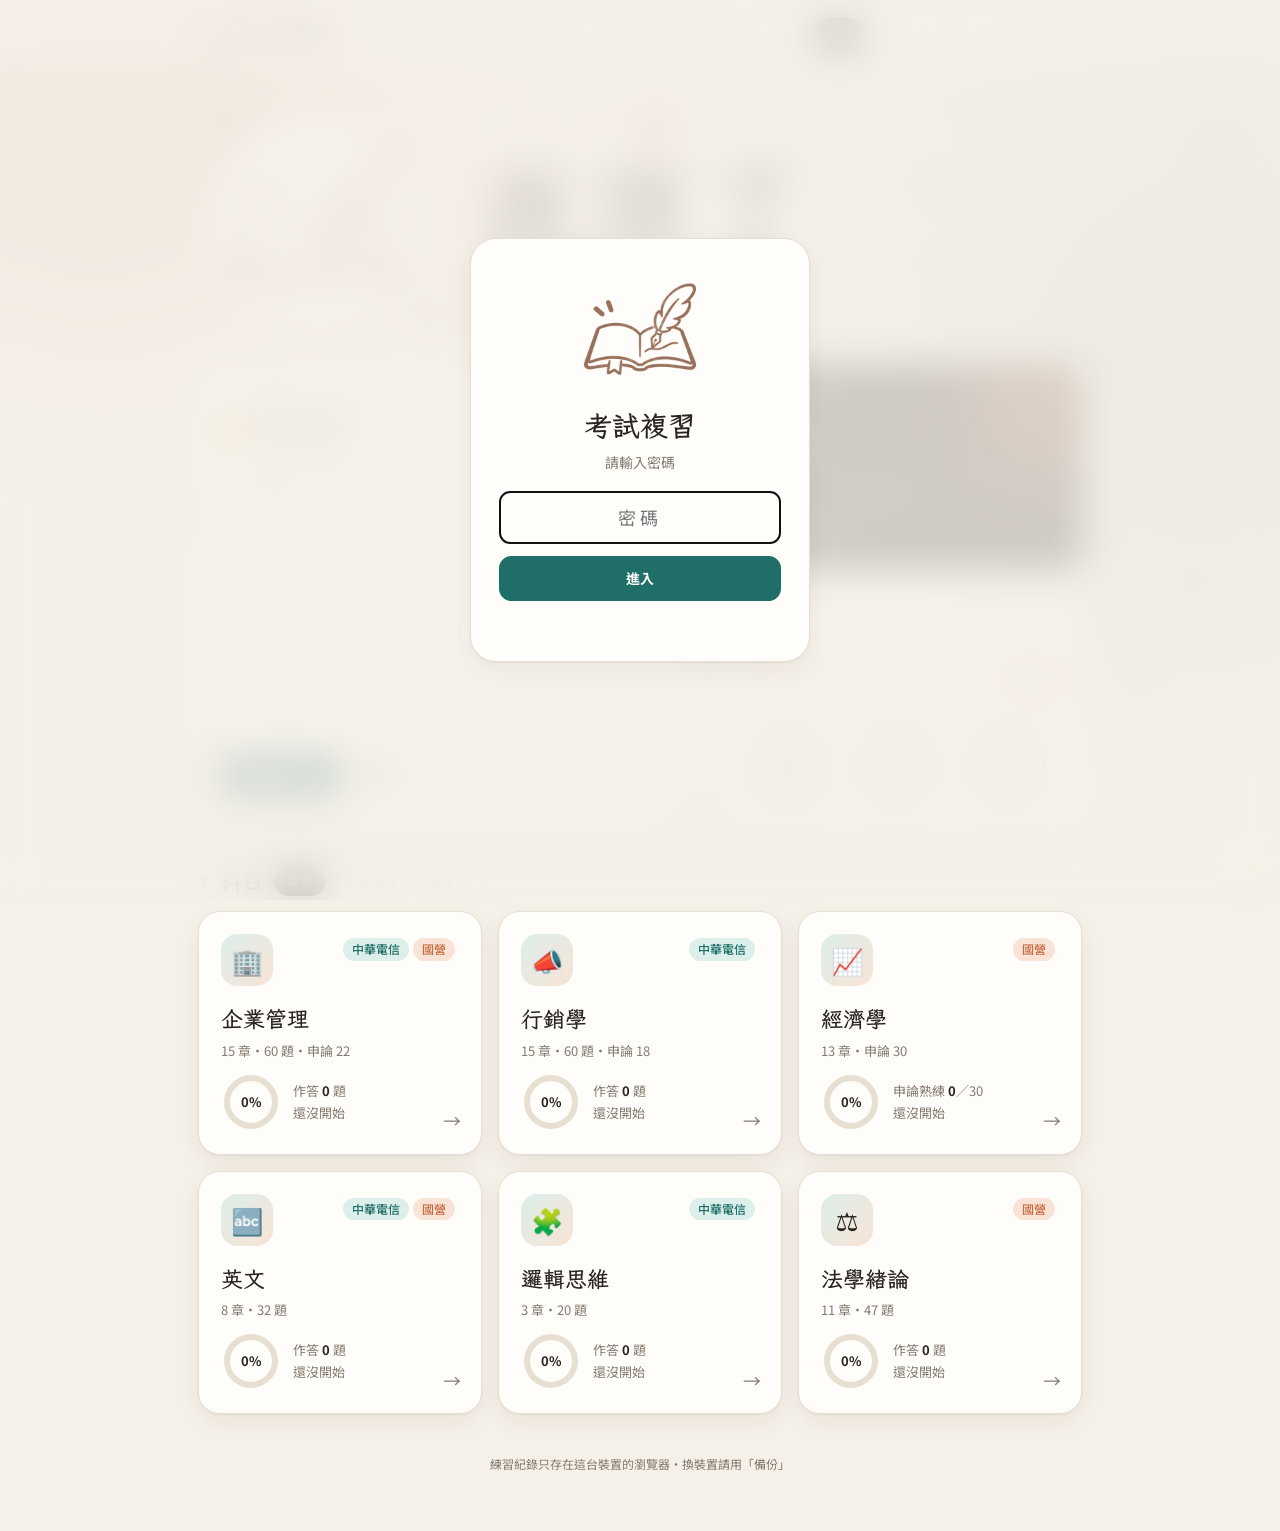
<file: index.html>
<!DOCTYPE html><html lang="zh-Hant"><head><meta charset="utf-8"><meta name="viewport" content="width=device-width,initial-scale=1">
<title>考試複習</title>
<link rel="preconnect" href="https://fonts.googleapis.com">
<link href="https://fonts.googleapis.com/css2?family=LXGW+WenKai+TC:wght@400;700&family=Noto+Sans+TC:wght@400;500;700&display=swap" rel="stylesheet">
<link rel="icon" type="image/png" sizes="32x32" href="favicon-32.png"><link rel="icon" type="image/png" sizes="64x64" href="favicon.png"><link rel="icon" type="image/png" sizes="192x192" href="icon-192.png"><link rel="apple-touch-icon" href="apple-touch-icon.png"><meta name="theme-color" content="#f5f0e8">
<link rel="stylesheet" href="style.css?v=16"></head><body><div id="app"></div>
<script src="sync-config.js?v=16"></script>
<script src="core.js?v=16"></script>
<script src="sync.js?v=16"></script>
<script src="subjects.js?v=16"></script>
<script src="schedule.js?v=16"></script>
<script src="poems.js?v=16"></script>
<script src="portal.js?v=16"></script>
<script src="effects.js?v=16"></script>
</body></html>
</file>
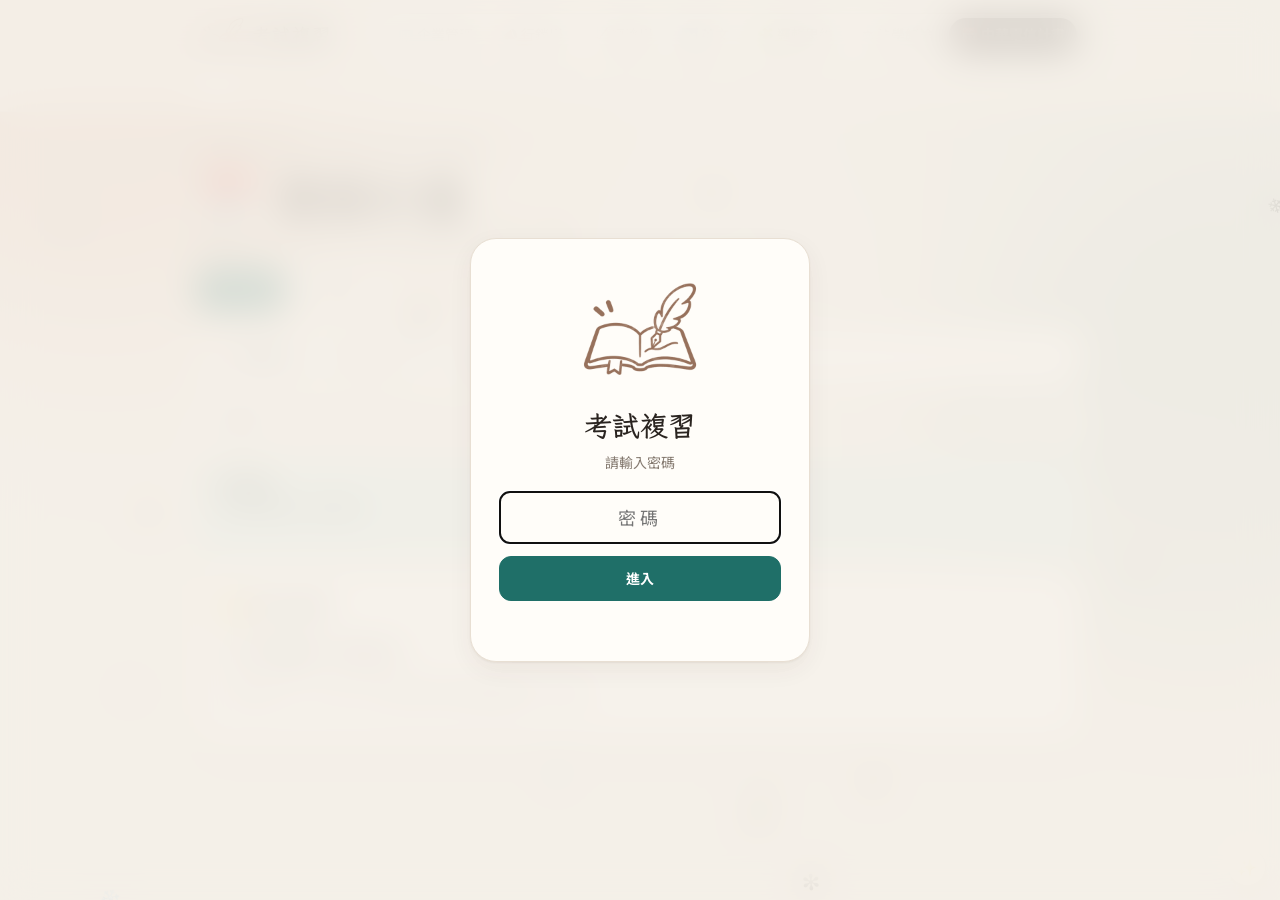
<file: cht.html>
<!DOCTYPE html><html lang="zh-Hant"><head><meta charset="utf-8"><meta name="viewport" content="width=device-width,initial-scale=1">
<title>考試複習</title>
<link rel="preconnect" href="https://fonts.googleapis.com">
<link href="https://fonts.googleapis.com/css2?family=LXGW+WenKai+TC:wght@400;700&family=Noto+Sans+TC:wght@400;500;700&display=swap" rel="stylesheet">
<link rel="icon" type="image/png" sizes="32x32" href="favicon-32.png"><link rel="icon" type="image/png" sizes="64x64" href="favicon.png"><link rel="icon" type="image/png" sizes="192x192" href="icon-192.png"><link rel="apple-touch-icon" href="apple-touch-icon.png"><meta name="theme-color" content="#f5f0e8">
<link rel="stylesheet" href="style.css?v=16"></head><body><div id="app"></div>
<script src="sync-config.js?v=16"></script>
<script src="core.js?v=16"></script>
<script src="sync.js?v=16"></script>
<script src="subjects.js?v=16"></script>
<script src="schedule.js?v=16"></script>
<script src="plan.js?v=16"></script>
<script src="effects.js?v=16"></script>
</body></html>
</file>
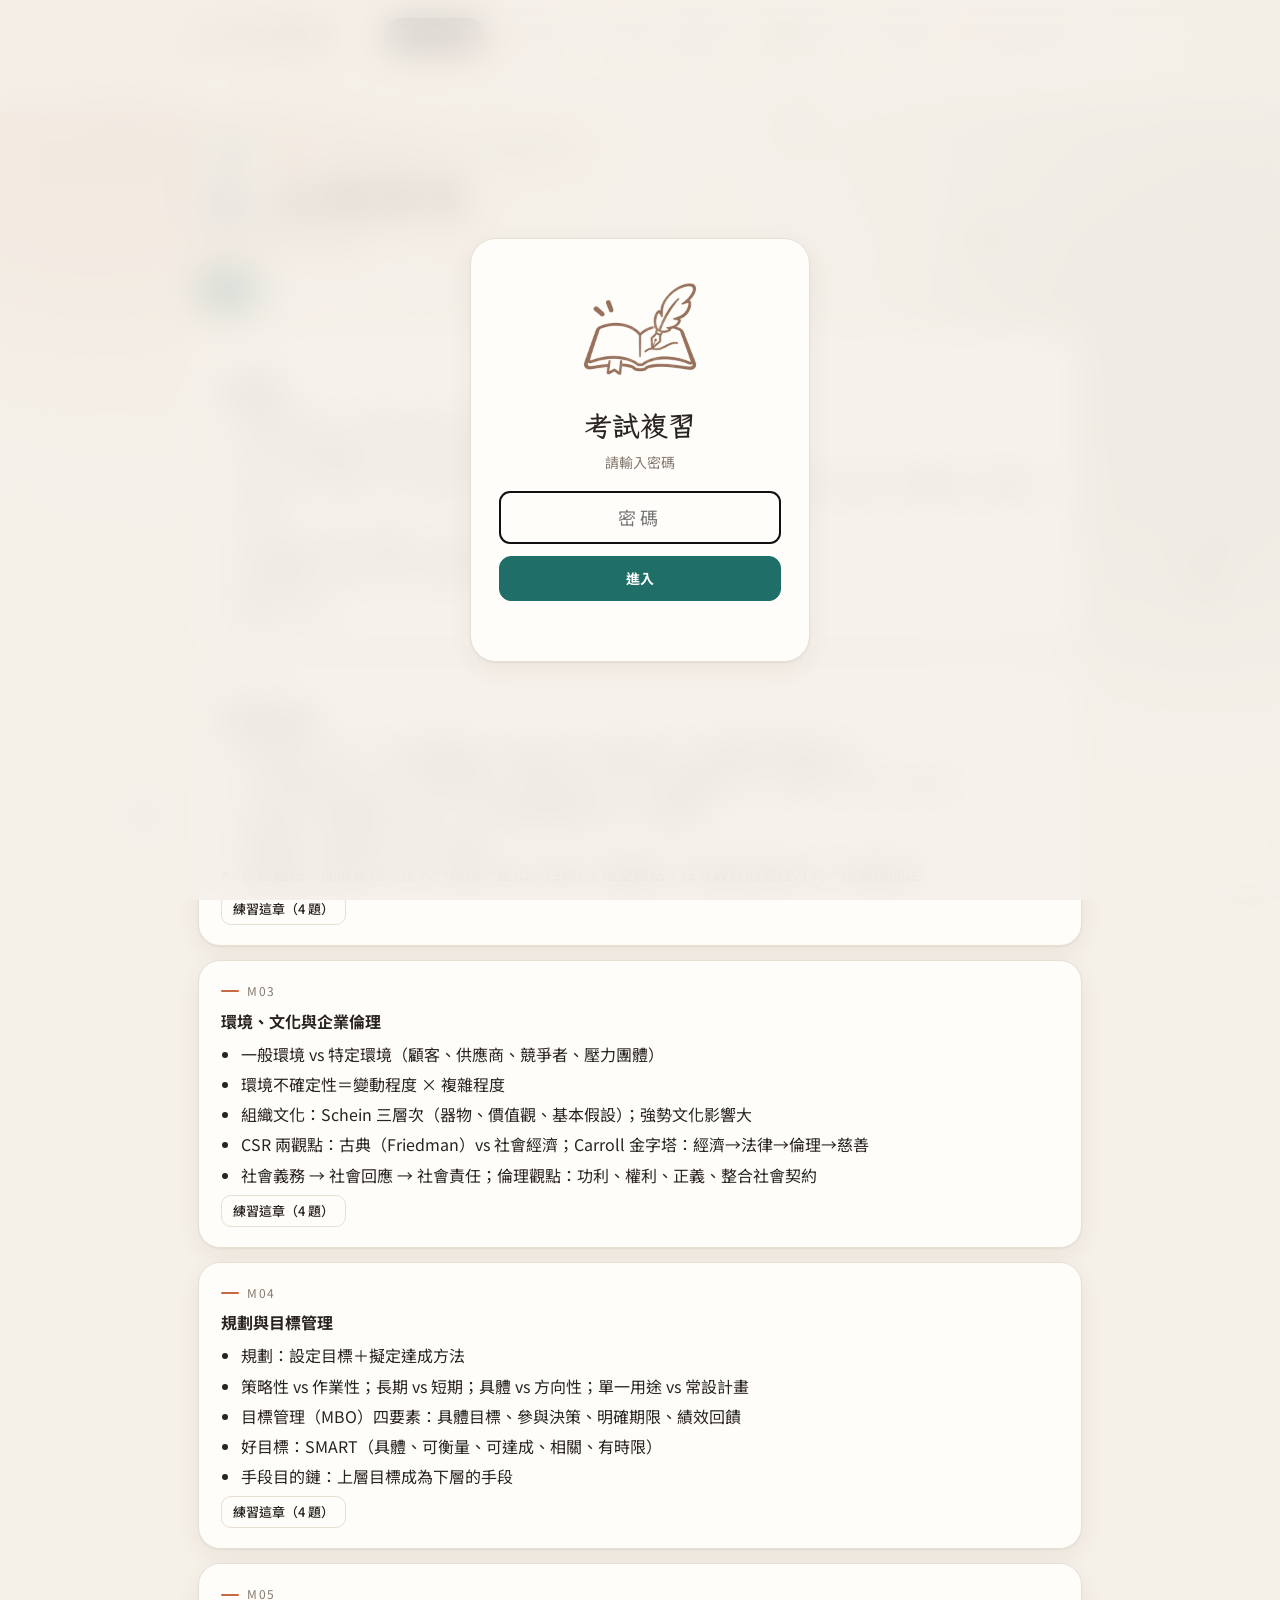
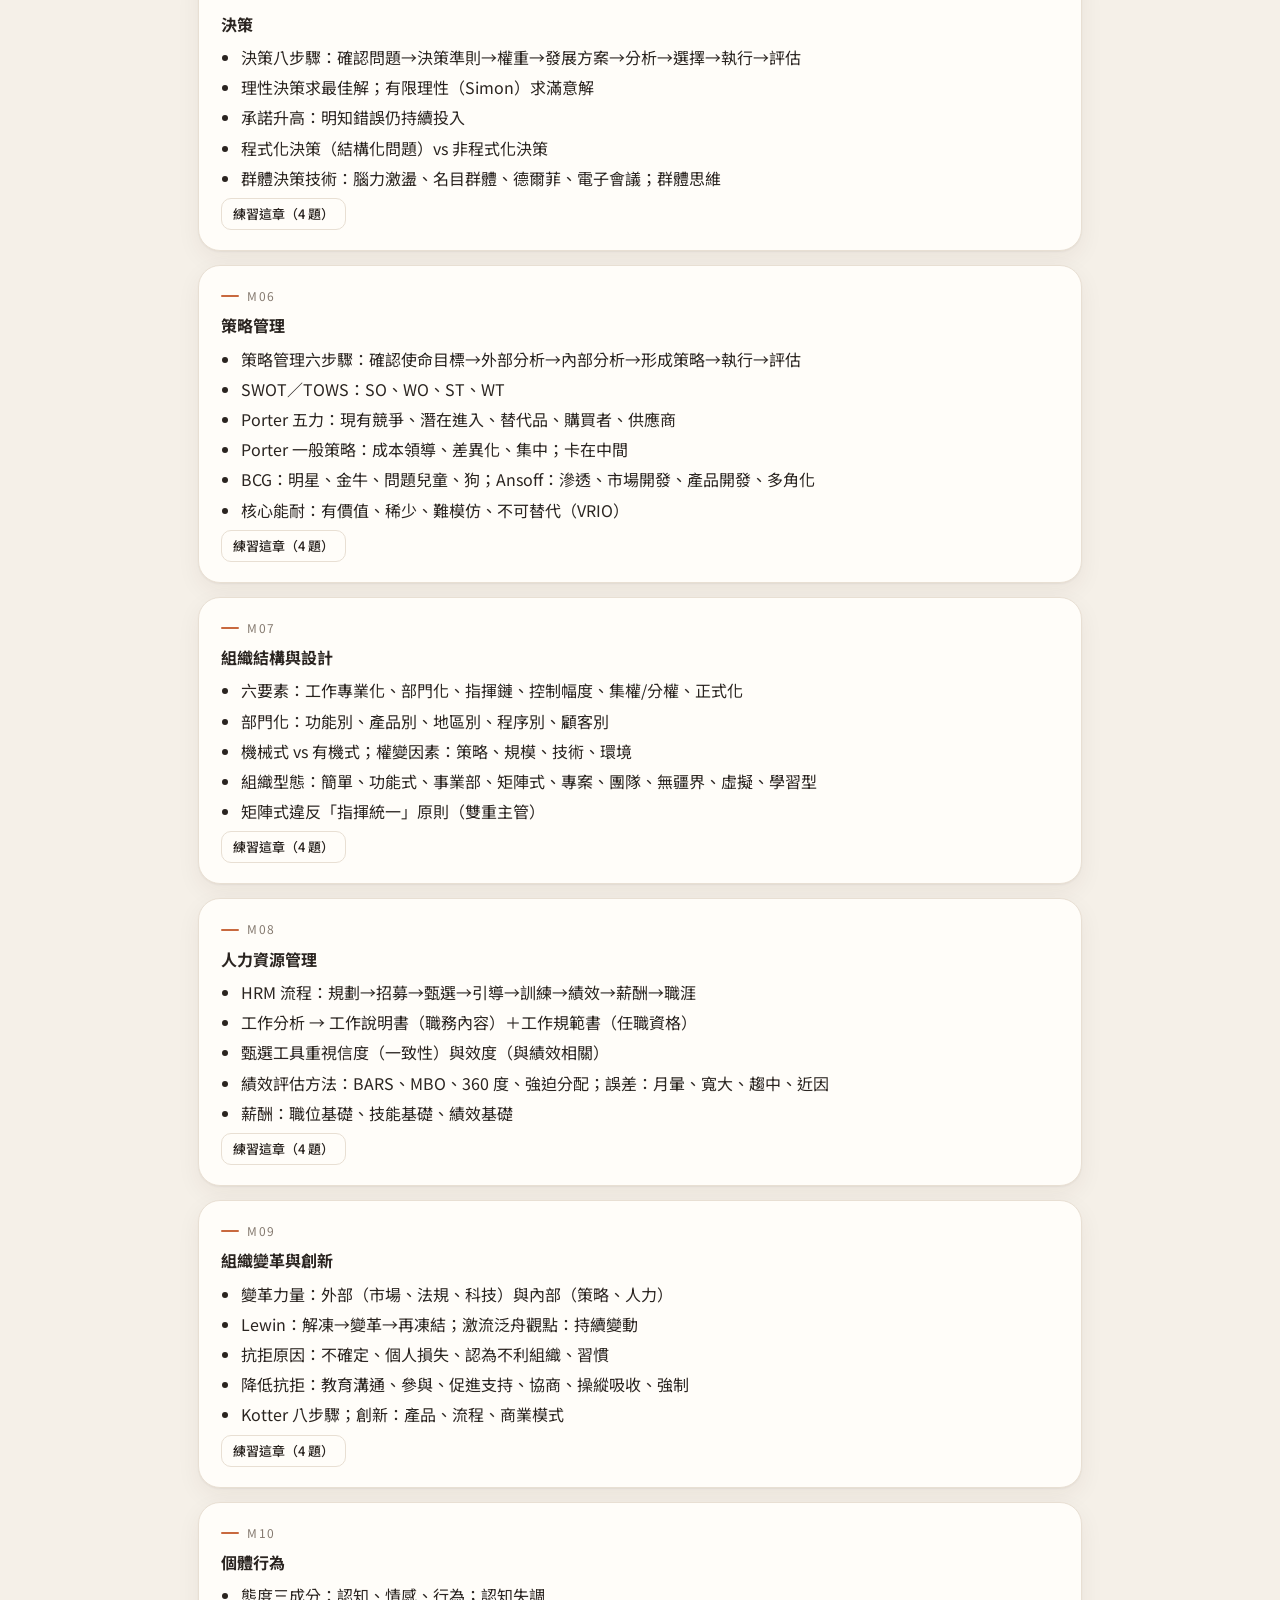
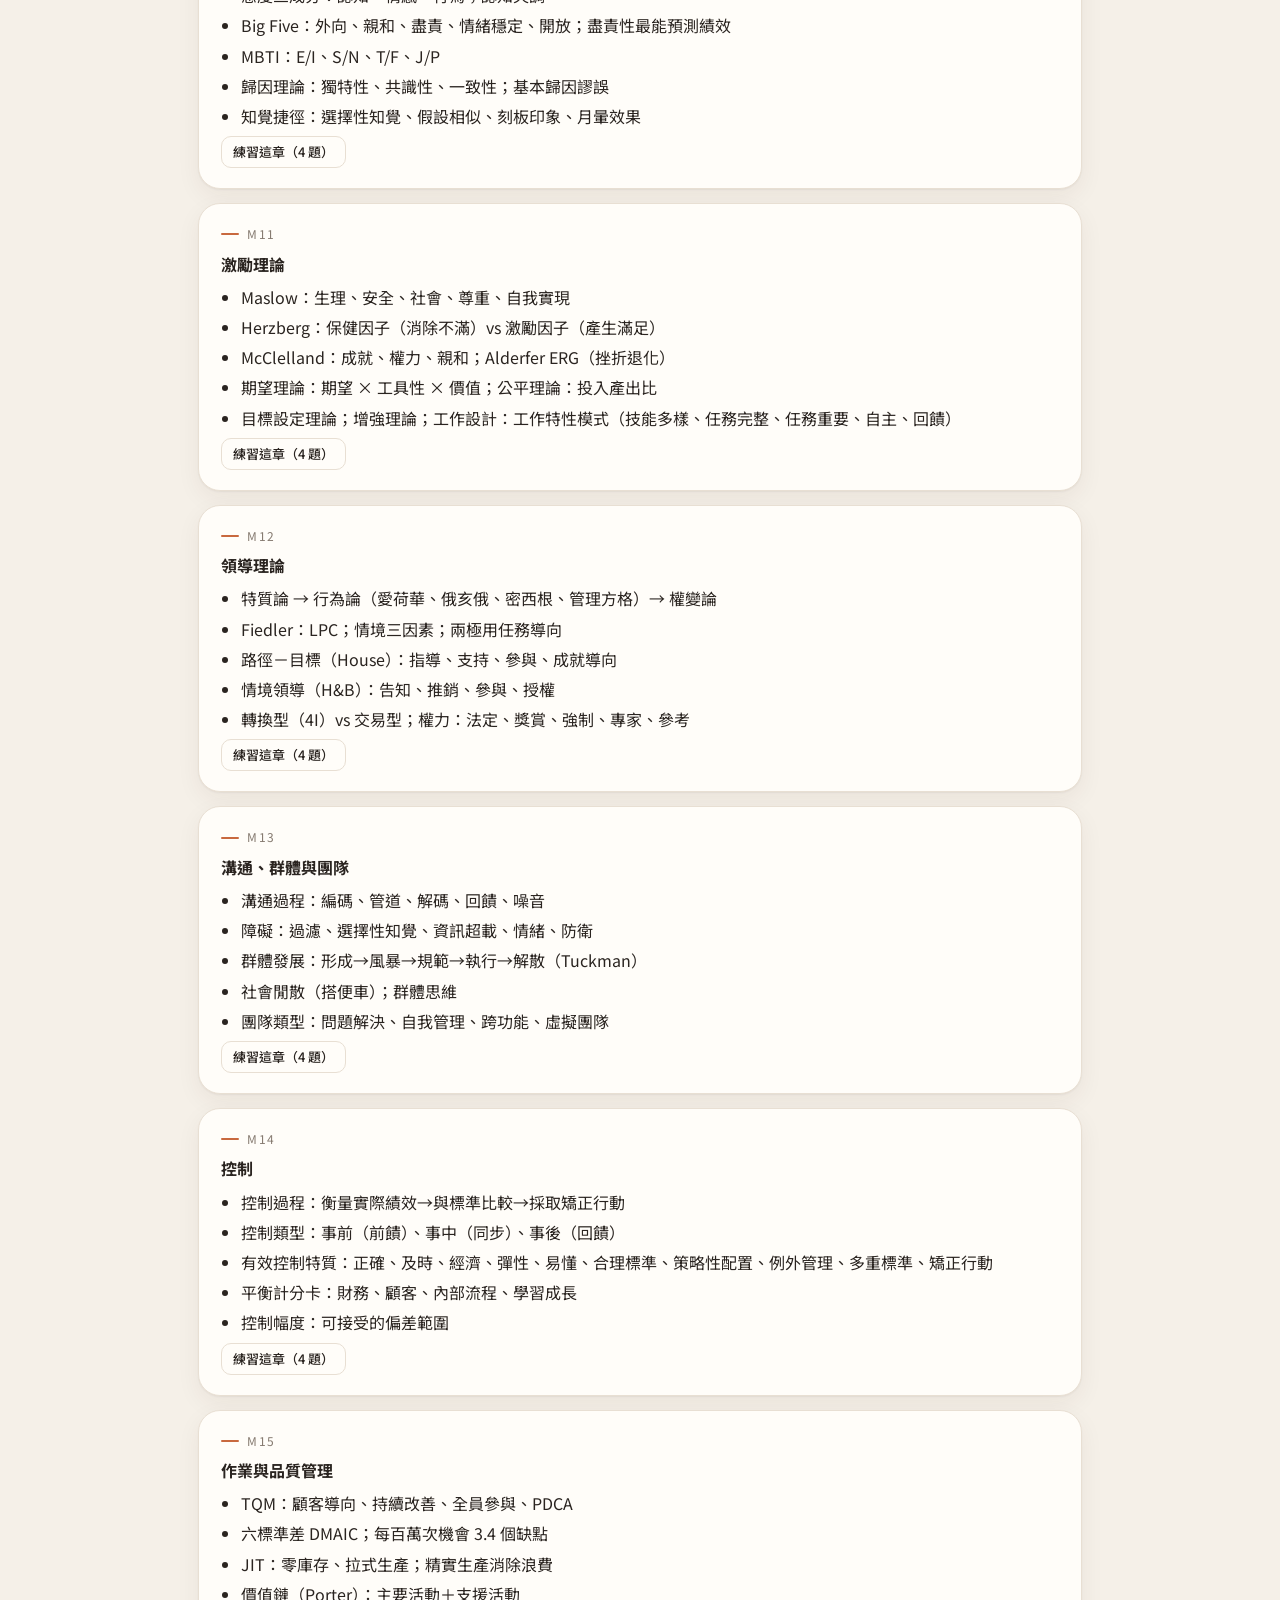
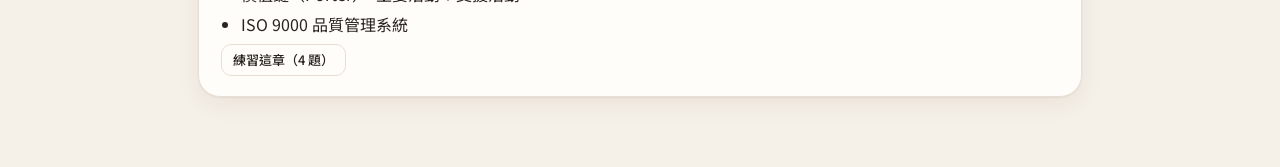
<file: subject.html>
<!DOCTYPE html><html lang="zh-Hant"><head><meta charset="utf-8"><meta name="viewport" content="width=device-width,initial-scale=1">
<title>考試複習</title>
<link rel="preconnect" href="https://fonts.googleapis.com">
<link href="https://fonts.googleapis.com/css2?family=LXGW+WenKai+TC:wght@400;700&family=Noto+Sans+TC:wght@400;500;700&display=swap" rel="stylesheet">
<link rel="icon" type="image/png" sizes="32x32" href="favicon-32.png"><link rel="icon" type="image/png" sizes="64x64" href="favicon.png"><link rel="icon" type="image/png" sizes="192x192" href="icon-192.png"><link rel="apple-touch-icon" href="apple-touch-icon.png"><meta name="theme-color" content="#f5f0e8">
<link rel="stylesheet" href="style.css?v=16"></head><body><div id="app"></div>
<script src="sync-config.js?v=16"></script>
<script src="core.js?v=16"></script>
<script src="sync.js?v=16"></script>
<script src="subjects.js?v=16"></script>

<script src="subject.js?v=16"></script>
<script src="effects.js?v=16"></script>
</body></html>
</file>
<file: style.css>
:root{--bg:#f5f0e8;--paper:#fffdf9;--ink:#2a2420;--muted:#857a70;--line:#e8dfd3;--acc:#1f6f68;--acc2:#dcefea;--warm:#c8693f;--warm2:#f8e3d6;--greent:#2f7d4f;--green:#dff1e5;--redt:#b4442f;--red:#fbe3dd;--yelt:#8a5a00;--yel:#fbf0cf;--shadow:0 1px 2px rgba(60,40,20,.06),0 8px 24px rgba(60,40,20,.06);--onacc:#fff}
@media (prefers-color-scheme:dark){:root{--bg:#181512;--paper:#221e1a;--ink:#efe8df;--muted:#a69a8e;--line:#352f29;--acc:#6cc4b8;--acc2:#1e3633;--warm:#e89566;--warm2:#3a2a20;--greent:#8fd6a7;--green:#1d3326;--redt:#f2a08f;--red:#3d2420;--yelt:#f2d27a;--yel:#3a3119;--shadow:0 1px 2px rgba(0,0,0,.3);--onacc:#10201e}}
*{box-sizing:border-box}
body{margin:0;background:var(--bg);color:var(--ink);font:16px/1.7 "Noto Sans TC",system-ui,sans-serif;
  background-image:radial-gradient(circle at 12% -10%,color-mix(in srgb,var(--warm) 14%,transparent) 0,transparent 42%),radial-gradient(circle at 100% 0,color-mix(in srgb,var(--acc) 12%,transparent) 0,transparent 38%);background-attachment:fixed}
#app,.wrap{max-width:920px;margin:auto;padding:0 18px 56px}
a{color:var(--acc)}
.top{display:flex;justify-content:space-between;align-items:center;gap:12px;padding:16px 0 6px;flex-wrap:wrap}
.brand{font-family:"LXGW WenKai TC","Noto Sans TC",serif;font-weight:700;font-size:18px;letter-spacing:.06em;display:flex;align-items:center;gap:8px;color:var(--ink);text-decoration:none}
.brand img{width:38px;height:38px;object-fit:contain}
@media (prefers-color-scheme:dark){.brand img{filter:brightness(1.8) saturate(.8)}}
.brand i{width:28px;height:28px;border-radius:8px;background:var(--acc);display:grid;place-items:center;color:var(--onacc);font-style:normal;font-size:15px}
nav,.subnav{display:flex;gap:4px;background:var(--paper);border:1px solid var(--line);border-radius:999px;padding:4px;overflow-x:auto;max-width:100%}
nav a,.subnav a{white-space:nowrap;text-decoration:none;color:var(--muted);font-size:14px;padding:5px 12px;border-radius:999px}
nav a.on,.subnav a.on{background:var(--ink);color:var(--bg);font-weight:700}
.hero{padding:34px 0 22px;display:grid;grid-template-columns:1fr auto;gap:20px;align-items:end}
.shero{padding:26px 0 12px}
.hello{font-size:14px;color:var(--muted);letter-spacing:.06em}
.hero h1,.shero h1{font-family:"LXGW WenKai TC","Noto Sans TC",serif;font-size:clamp(28px,6vw,40px);line-height:1.25;margin:6px 0 2px;font-weight:700}
.hero h1 em{font-style:normal;color:var(--warm)}
.count{background:var(--ink);color:var(--bg);border-radius:20px;padding:16px 22px;text-align:center;min-width:140px;box-shadow:var(--shadow)}
.count b{display:block;font-family:"LXGW WenKai TC","Noto Sans TC",serif;font-size:44px;line-height:1;font-weight:700}
.count span{font-size:12px;opacity:.75;letter-spacing:.1em}
.grid2{display:grid;grid-template-columns:1.25fr 1fr;gap:16px}
@media (max-width:720px){.grid2{grid-template-columns:1fr}.hero{grid-template-columns:1fr}.count{justify-self:start}}
.card{background:var(--paper);border:1px solid var(--line);border-radius:22px;padding:20px 22px;box-shadow:var(--shadow);margin-bottom:14px}
.card h2{font-family:"LXGW WenKai TC","Noto Sans TC",serif;font-size:19px;margin:0 0 10px}
.card h3{font-size:16px;margin:4px 0 6px}h3.sub{margin-top:18px}
.label{font-size:12px;letter-spacing:.14em;color:var(--muted);margin-bottom:6px;display:flex;align-items:center;gap:8px}
.label::before{content:"";width:18px;height:2px;background:var(--warm);border-radius:2px}
h3.sec{font-family:"LXGW WenKai TC","Noto Sans TC",serif;font-size:20px;margin:30px 0 12px;display:flex;align-items:center;gap:10px;flex-wrap:wrap}
ul{padding-left:20px;margin:6px 0}li{margin:3px 0}
.muted{color:var(--muted)}.small{font-size:13px}
.tag{display:inline-block;font-size:12px;padding:1px 9px;border-radius:999px;background:var(--line);margin-right:4px;font-weight:500}
.tag.acc{background:var(--acc2);color:var(--acc)}.tag.warm{background:var(--warm2);color:var(--warm)}
.tag.red{background:var(--red);color:var(--redt)}.tag.green{background:var(--green);color:var(--greent)}.tag.yellow{background:var(--yel);color:var(--yelt)}
.btn{display:inline-flex;align-items:center;gap:6px;text-decoration:none;font:inherit;font-size:14px;font-weight:700;border-radius:12px;padding:8px 15px;border:1px solid var(--line);color:var(--ink);background:var(--paper);cursor:pointer}
.btn:hover{border-color:var(--acc)}.btn.sm{font-size:13px;padding:4px 11px;border-radius:10px;font-weight:500}
.btn.pri{background:var(--acc);border-color:var(--acc);color:var(--onacc)}.btn:disabled{opacity:.4}
.btns,.toolbar{display:flex;gap:8px;flex-wrap:wrap;align-items:center;margin:10px 0}
.tabs{display:flex;gap:6px;overflow-x:auto;margin:6px 0 16px;padding-bottom:4px}
.tabs a{white-space:nowrap;text-decoration:none;color:var(--muted);font-size:14px;padding:7px 14px;border-radius:12px;border:1px solid var(--line);background:var(--paper)}
.tabs a.on{background:var(--acc);border-color:var(--acc);color:var(--onacc);font-weight:700}
.badge{background:var(--redt);color:#fff;border-radius:999px;font-size:11px;padding:0 6px}.badge:empty{display:none}
select,input,textarea{font:inherit;font-size:15px;border:1px solid var(--line);border-radius:10px;padding:7px 10px;background:var(--paper);color:var(--ink);max-width:100%}
textarea{width:100%}label{display:block;font-size:13px;color:var(--muted);margin:8px 0}label>input:not([type=checkbox]):not([type=radio]),label>select,label>textarea{display:block;width:100%;margin-top:4px;color:var(--ink)}
label.inl{display:inline-flex;align-items:center;gap:6px;margin:0}input[type=checkbox],input[type=radio]{width:auto;accent-color:var(--acc)}
.optin{display:grid;gap:6px}.oi{display:flex;align-items:center;gap:8px;margin:0}.oi input[type=radio]{width:auto}.oi input:not([type]){flex:1;margin:0}
.mine{display:flex;justify-content:space-between;gap:10px;align-items:center;border-top:1px dashed var(--line);padding:8px 0}
details{margin-top:10px}summary{cursor:pointer}
/* 題目 */
.q{border-top:1px solid var(--line);padding:14px 0}.q:first-child{border:none;padding-top:0}
.qsrc{font-size:12px;color:var(--muted)}.qt{font-weight:500;margin:4px 0 8px}
.opts{display:grid;gap:6px}
.opt{text-align:left;font:inherit;font-size:15px;border:1px solid var(--line);background:var(--bg);color:var(--ink);border-radius:12px;padding:9px 12px;cursor:pointer;display:flex;gap:10px}
.opt b{color:var(--muted)}.opt:hover{border-color:var(--acc)}
.opt.right{background:var(--green);color:var(--greent);border-color:var(--greent)}.opt.bad{background:var(--red);color:var(--redt);border-color:var(--redt)}
.exp{margin-top:8px;font-size:14px;background:var(--bg);border-radius:10px;padding:8px 12px}
/* 申論 */
.essay{border-top:1px dashed var(--line);padding-top:12px;margin-top:12px}.card>.essay:first-child,.card>h2+.essay{border:none;padding-top:0;margin-top:0}
.ehead{margin-bottom:2px}.eq{font-weight:500;margin:4px 0 8px}
.ans{background:var(--bg);border-radius:12px;padding:10px 14px;margin-top:8px}.ans ul{list-style:none;padding:0}.ans li{padding:4px 0;border-bottom:1px solid var(--line)}.ans li:last-child{border:none}
.tip{color:var(--acc);font-weight:700;margin:8px 0 0}
.rate{margin-top:10px;font-size:13px;color:var(--muted);display:flex;gap:6px;align-items:center;flex-wrap:wrap}
.timer{display:flex;align-items:center;gap:10px;margin:6px 0}.tval{font-family:"LXGW WenKai TC","Noto Sans TC",serif;font-size:28px;font-weight:700;color:var(--acc)}
/* 單字 */
.vocab{display:grid;grid-template-columns:repeat(auto-fill,minmax(150px,1fr));gap:8px;margin-bottom:6px}
.vc{font:inherit;border:1px solid var(--line);background:var(--bg);color:var(--ink);border-radius:12px;padding:12px 8px;cursor:pointer;min-height:56px}
.vc .zh{display:none;color:var(--acc)}.vc.show .en{display:none}.vc.show .zh{display:inline}.vc .en{font-weight:700}
#vsearch{width:100%;margin-bottom:10px}.vt{width:100%;border-collapse:collapse}.vt td{padding:6px 4px;border-bottom:1px solid var(--line)}.vt td:first-child{font-weight:700;width:45%}
/* 計畫 */
.daybar{display:flex;align-items:center;justify-content:space-between;gap:8px;margin-bottom:12px}
.dayinfo{text-align:center;font-size:14px}.dayinfo input{font-size:16px;font-weight:700;border:none;background:none;text-align:center;padding:0}
.notice{background:var(--yel);color:var(--yelt);border-radius:12px;padding:8px 12px;margin-bottom:12px;font-size:14px}
.summary{background:var(--acc2);border-radius:16px;padding:12px 16px;margin-bottom:14px;font-size:14px}
.donebar{text-align:center;padding:14px;font-weight:700}.donebar input{transform:scale(1.3);margin-right:6px}
/* 統計與紀錄 */
.stats{display:grid;grid-template-columns:repeat(auto-fill,minmax(105px,1fr));gap:8px;margin-bottom:12px}
.stats div{background:var(--bg);border-radius:14px;padding:10px;text-align:center}
.stats b{display:block;font-family:"LXGW WenKai TC","Noto Sans TC",serif;font-size:24px;color:var(--acc)}.stats span{font-size:12px;color:var(--muted)}
.hdays{display:flex;gap:6px;overflow-x:auto;padding-bottom:8px;margin-bottom:10px}
.hday{flex:none;font:inherit;border:1px solid var(--line);background:var(--paper);color:var(--ink);border-radius:12px;padding:6px 10px;cursor:pointer;text-align:center}
.hday b{display:block;font-size:14px}.hday span{font-size:11px;color:var(--muted)}.hday.on{border-color:var(--acc);background:var(--acc2)}
.hhead{margin:6px 0 10px;font-size:14px;display:flex;gap:10px;align-items:center;flex-wrap:wrap}
.hitem{border:1px solid var(--line);border-left:4px solid var(--line);border-radius:12px;padding:8px 12px;margin-bottom:8px;background:var(--paper);font-size:14px}
.hitem.ok{border-left-color:var(--greent)}.hitem.bad{border-left-color:var(--redt)}
.hmeta{font-size:12px;color:var(--muted);margin-bottom:2px}.hans{font-size:13px;color:var(--muted);margin-top:2px}
/* 入口 */
.task{display:flex;gap:12px;padding:10px 0;border-top:1px dashed var(--line);font-size:15px}.task:first-of-type{border-top:none}
.task .ic{flex:none;width:34px;height:34px;border-radius:10px;display:grid;place-items:center;background:var(--acc2);font-size:16px}.task .ic.w{background:var(--warm2)}
.week{display:grid;grid-template-columns:repeat(7,1fr);gap:6px;margin-top:4px}
.dayc{text-align:center;font-size:12px;color:var(--muted)}
.dot{height:44px;border-radius:12px;background:var(--bg);border:1px solid var(--line);margin-top:4px;display:grid;place-items:center;font-size:12px;font-weight:700;color:var(--ink)}
.dot.l1{background:color-mix(in srgb,var(--acc) 22%,var(--paper))}.dot.l2{background:color-mix(in srgb,var(--acc) 55%,var(--paper));color:var(--onacc)}.dot.l3{background:var(--acc);color:var(--onacc)}
.dot.today{outline:2px solid var(--warm);outline-offset:1px}
.nums{display:grid;grid-template-columns:repeat(3,1fr);gap:8px;margin-top:16px}.nums div{background:var(--bg);border-radius:14px;padding:10px;text-align:center}
.nums b{display:block;font-family:"LXGW WenKai TC","Noto Sans TC",serif;font-size:24px;color:var(--acc)}.nums span{font-size:12px;color:var(--muted)}
.chips{display:flex;gap:6px}.chip{font:inherit;font-size:13px;border:1px solid var(--line);background:var(--paper);color:var(--muted);border-radius:999px;padding:3px 12px;cursor:pointer}.chip.on{background:var(--ink);color:var(--bg);border-color:var(--ink)}
.subs{display:grid;grid-template-columns:repeat(auto-fill,minmax(250px,1fr));gap:14px}
.sub{position:relative;overflow:hidden;text-decoration:none;color:inherit;display:block;transition:transform .15s;margin:0}
a.sub:hover{transform:translateY(-3px)}
.sub .band{position:absolute;inset:0 0 auto 0;height:6px;background:linear-gradient(90deg,var(--acc),var(--warm))}
.sub .ico{font-size:28px}.sub h4{font-family:"LXGW WenKai TC","Noto Sans TC",serif;font-size:20px;margin:2px 0 4px}
.sub p{font-size:13px;color:var(--muted);margin:0 0 10px}
.ring{display:flex;align-items:center;gap:12px}.ring .t{font-size:13px;color:var(--muted)}.ring .t b{color:var(--ink)}
footer{text-align:center;font-size:12px;color:var(--muted);margin-top:40px}

.hero h1.greet{font-size:clamp(44px,10vw,72px);letter-spacing:.06em;line-height:1.1;margin:8px 0 12px}
.poemline{font-family:"LXGW WenKai TC","Noto Sans TC",serif;font-size:15px;color:var(--ink);opacity:.85;margin:0;letter-spacing:.05em;line-height:1.8}
.poemline span{display:inline-block;font-family:"Noto Sans TC",sans-serif;font-size:12px;color:var(--muted);margin-left:8px;letter-spacing:.06em}
/* 特效 */
.fxcanvas{position:fixed;inset:0;width:100%;height:100%;pointer-events:none;z-index:0}
#app{position:relative;z-index:1}
.fxtoggle{position:fixed;right:14px;bottom:14px;z-index:5;width:38px;height:38px;border-radius:50%;border:1px solid var(--line);background:var(--paper);box-shadow:var(--shadow);cursor:pointer;font-size:16px}
.fxbanner{position:relative;z-index:2;text-align:center;font-size:14px;font-weight:700;padding:8px 14px;background:linear-gradient(90deg,var(--warm2),var(--acc2));color:var(--ink)}

/* ================= v5 重新設計：精緻化＋動畫 ================= */
body::before,body::after{content:"";position:fixed;z-index:0;border-radius:50%;filter:blur(70px);opacity:.55;pointer-events:none}
body::before{width:420px;height:420px;left:-120px;top:-100px;background:color-mix(in srgb,var(--warm) 30%,transparent);animation:drift1 22s ease-in-out infinite alternate}
body::after{width:480px;height:480px;right:-160px;top:180px;background:color-mix(in srgb,var(--acc) 22%,transparent);animation:drift2 26s ease-in-out infinite alternate}
@keyframes drift1{to{transform:translate(120px,80px) scale(1.15)}}
@keyframes drift2{to{transform:translate(-100px,120px) scale(.9)}}
.top{position:sticky;top:0;z-index:4;padding:12px 0;isolation:isolate}
.top::before{content:"";position:absolute;top:0;bottom:0;left:calc(50% - 50vw);right:calc(50% - 50vw);z-index:-1;backdrop-filter:blur(14px);-webkit-backdrop-filter:blur(14px);background:color-mix(in srgb,var(--bg) 72%,transparent);border-bottom:1px solid color-mix(in srgb,var(--line) 60%,transparent)}
.brand{font-size:19px}.brand img{width:46px;height:46px;transition:transform .3s}.brand:hover img{transform:rotate(-8deg) scale(1.08)}
nav,.subnav{backdrop-filter:blur(10px);background:color-mix(in srgb,var(--paper) 80%,transparent)}
nav a,.subnav a{transition:background .2s,color .2s}
/* 進場 */
.rise{animation:rise .7s cubic-bezier(.2,.8,.2,1) both;animation-delay:calc(var(--d,0) * 70ms)}
@keyframes rise{from{opacity:0;transform:translateY(18px)}to{opacity:1;transform:none}}
main>.card,main>section,.tabs,.shero{animation:rise .6s cubic-bezier(.2,.8,.2,1) both}
main>.card:nth-child(2),main>section:nth-child(2){animation-delay:.06s}main>.card:nth-child(3),main>section:nth-child(3){animation-delay:.12s}
main>.card:nth-child(4),main>section:nth-child(4){animation-delay:.18s}main>.card:nth-child(n+5),main>section:nth-child(n+5){animation-delay:.24s}
/* Hero */
.hero2{display:grid;grid-template-columns:auto 1fr;gap:clamp(20px,4vw,48px);align-items:center;padding:36px 0 28px}
.datechip{display:inline-flex;align-items:center;gap:8px;font-size:13px;letter-spacing:.08em;color:var(--muted);background:color-mix(in srgb,var(--paper) 70%,transparent);border:1px solid var(--line);border-radius:999px;padding:4px 6px 4px 14px}
.datechip i{font-style:normal;font-family:"LXGW WenKai TC","Noto Sans TC",serif;font-weight:700;color:var(--paper);background:var(--warm);border-radius:999px;width:24px;height:24px;display:grid;place-items:center;font-size:13px}
.greet{font-family:"LXGW WenKai TC","Noto Sans TC",serif;font-weight:700;font-size:clamp(56px,12vw,104px);line-height:1.05;letter-spacing:.08em;margin:14px 0 14px}
.greet span{display:inline-block;animation:charIn .9s cubic-bezier(.2,.8,.2,1) both;animation-delay:calc(120ms + var(--i) * 110ms)}
@keyframes charIn{from{opacity:0;transform:translateY(40%) rotate(6deg);filter:blur(6px)}to{opacity:1;transform:none;filter:none}}
.poemline{font-family:"LXGW WenKai TC","Noto Sans TC",serif;font-size:16px;line-height:1.9;margin:0;padding-left:14px;border-left:3px solid var(--warm);letter-spacing:.06em;color:var(--ink)}
.poemline span{display:block;font-family:"Noto Sans TC",sans-serif;font-size:12px;color:var(--muted);letter-spacing:.1em}
.poemline span::before{content:"—— "}
.hero-art{position:relative;width:clamp(150px,26vw,230px);aspect-ratio:1;display:grid;place-items:center}
.halo{position:absolute;inset:0;border-radius:50%;background:radial-gradient(circle,color-mix(in srgb,var(--paper) 95%,transparent) 55%,transparent 70%)}
.halo::before{content:"";position:absolute;inset:-6px;border-radius:50%;border:1.5px dashed color-mix(in srgb,var(--warm) 55%,transparent);animation:spin 40s linear infinite}
.halo::after{content:"";position:absolute;inset:14px;border-radius:50%;border:1px solid var(--line)}
@keyframes spin{to{transform:rotate(360deg)}}
.biglogo{position:relative;width:100%;display:block}
@keyframes float{0%,100%{transform:translateY(0) rotate(-1deg)}50%{transform:translateY(-10px) rotate(1.5deg)}}
@media (prefers-color-scheme:dark){.biglogo{filter:brightness(1.8) saturate(.8)}}
@media (max-width:720px){.hero2{grid-template-columns:auto 1fr;gap:6px 14px;padding-top:18px;align-items:start}.hero-art{width:92px;margin-top:4px}.halo::after{inset:8px}.hero-text{display:contents}.datechip{grid-column:2;grid-row:1;justify-self:start}.greet{grid-column:2;grid-row:2;margin:6px 0 4px}.hero-art{grid-column:1;grid-row:1/3;align-self:center}.poemline{grid-column:1/-1;grid-row:3;margin-top:10px}}
/* 儀表 */
.dash{display:grid;grid-template-columns:1.35fr 1fr;gap:16px}
.side{display:grid;gap:16px;align-content:start}.side .card{margin:0}.dash>.card{margin:0}
@media (max-width:720px){.dash{grid-template-columns:1fr}}
.card{transition:transform .25s,box-shadow .25s,border-color .25s}
.today h2{font-size:22px}
.dash>.today{display:flex;flex-direction:column}.dash>.today .btns{margin-top:auto;padding-top:14px}
.btn{transition:transform .15s,box-shadow .2s,background .2s}.btn:active{transform:scale(.97)}
.btn.glow{box-shadow:0 6px 18px color-mix(in srgb,var(--acc) 35%,transparent)}.btn.glow:hover{transform:translateY(-2px);box-shadow:0 10px 24px color-mix(in srgb,var(--acc) 45%,transparent)}
.countdown{background:var(--ink);color:var(--bg);border:none;position:relative;overflow:hidden}
.countdown::after{content:"";position:absolute;right:-40px;top:-40px;width:150px;height:150px;border-radius:50%;background:color-mix(in srgb,var(--warm) 45%,transparent);filter:blur(30px);animation:pulse 5s ease-in-out infinite}
@keyframes pulse{50%{transform:scale(1.25);opacity:.6}}
.cl{font-size:12px;letter-spacing:.14em;opacity:.7}
.cn{display:flex;align-items:baseline;gap:6px;margin:4px 0 10px;position:relative;z-index:1}
.cn b{font-family:"LXGW WenKai TC","Noto Sans TC",serif;font-size:58px;font-weight:700;line-height:1}.cn span{opacity:.75}
.bar{height:6px;border-radius:9px;background:color-mix(in srgb,var(--bg) 18%,transparent);overflow:hidden;position:relative;z-index:1}
.bar i{display:block;height:100%;width:var(--w);border-radius:9px;background:linear-gradient(90deg,var(--acc),var(--warm));animation:grow 1.4s .5s cubic-bezier(.2,.8,.2,1) both}
@keyframes grow{from{width:0}}
.cs{font-size:12px;opacity:.7;margin-top:8px;position:relative;z-index:1}
.dot{animation:pop .5s cubic-bezier(.3,1.6,.5,1) both;animation-delay:calc(500ms + var(--i) * 60ms)}
@keyframes pop{from{transform:scale(.4);opacity:0}}
.dot.today{animation:pop .5s cubic-bezier(.3,1.6,.5,1) both,ring 2.4s 1.4s ease-in-out infinite}
@keyframes ring{50%{outline-offset:4px;outline-color:color-mix(in srgb,var(--warm) 40%,transparent)}}
/* 科目卡 */
h3.sec{font-size:22px;margin-top:36px}.orn{color:var(--warm);font-size:14px}
.subs{gap:16px}
.sub{padding:22px}.sub .band{display:none}
.subtop{display:flex;justify-content:space-between;align-items:flex-start}
.sub .ico{width:52px;height:52px;border-radius:16px;display:grid;place-items:center;font-size:26px;background:linear-gradient(135deg,var(--acc2),var(--warm2));transition:transform .35s cubic-bezier(.3,1.6,.5,1)}
.sub h4{font-size:22px;margin:14px 0 2px}
.sub .go{position:absolute;right:20px;bottom:18px;font-size:18px;color:var(--muted);transition:transform .25s,color .25s}
a.sub:hover{transform:translateY(-6px);box-shadow:0 2px 4px rgba(60,40,20,.06),0 18px 40px rgba(60,40,20,.12);border-color:color-mix(in srgb,var(--acc) 35%,var(--line))}
a.sub:hover .ico{transform:rotate(-8deg) scale(1.1)}a.sub:hover .go{transform:translateX(4px);color:var(--acc)}
.shine{position:absolute;inset:0;background:linear-gradient(115deg,transparent 30%,color-mix(in srgb,#fff 45%,transparent) 50%,transparent 70%);transform:translateX(-120%);pointer-events:none}
a.sub:hover .shine{transition:transform .9s;transform:translateX(120%)}
.rarc{stroke-dashoffset:var(--c);animation:arc 1.4s .6s cubic-bezier(.2,.8,.2,1) forwards}
@keyframes arc{to{stroke-dashoffset:var(--o)}}
.chip{transition:background .2s,color .2s,transform .15s}.chip:hover{transform:translateY(-1px)}
/* 單科頁 */
.shero h1{font-size:clamp(32px,7vw,48px)}
.tabs a{transition:background .2s,color .2s,transform .15s}.tabs a:hover{transform:translateY(-1px)}
.opt{transition:border-color .15s,transform .1s,background .2s}.opt:active{transform:scale(.99)}
.opt.right{animation:okpop .4s}.opt.bad{animation:shake .4s}
@keyframes okpop{40%{transform:scale(1.02)}}
@keyframes shake{20%,60%{transform:translateX(-4px)}40%,80%{transform:translateX(4px)}}
.exp{animation:rise .35s both}
@media (prefers-reduced-motion:reduce){*,*::before,*::after{animation:none!important;transition:none!important}.rarc{stroke-dashoffset:var(--o)}}

html,body{overflow-x:clip}

/* logo 飛行 */
.hero-art{z-index:5}
.flyer{position:relative;display:grid;place-items:center;width:78%;transform-origin:center;will-change:transform}
.flyer .biglogo{width:100%}
.homefly .brand img{opacity:0;transition:opacity .15s}
.halo{transition:opacity .1s}

/* 雲端同步 */
.syncb{font-size:13px;text-decoration:none;color:var(--muted);border:1px solid var(--line);background:var(--paper);border-radius:999px;padding:4px 10px;white-space:nowrap}
.syncb.ok{color:var(--greent);border-color:color-mix(in srgb,var(--greent) 40%,var(--line))}.syncb.syncing{color:var(--acc)}.syncb.error{color:var(--redt);border-color:var(--redt)}
.top{gap:10px}.top nav,.top .subnav{margin-left:auto}
.code-box{font-family:ui-monospace,monospace;font-size:clamp(14px,4.4vw,20px);letter-spacing:.02em;background:var(--bg);border:1px dashed var(--warm);border-radius:12px;padding:12px 14px;text-align:center;word-break:break-all;margin:6px 0}

/* 密碼鎖 */
html.locked body{overflow:hidden}
#lock{position:fixed;inset:0;z-index:100;display:grid;place-items:center;background:color-mix(in srgb,var(--bg) 82%,transparent);backdrop-filter:blur(18px);-webkit-backdrop-filter:blur(18px);transition:opacity .4s}
#lock.out{opacity:0}
.lockbox{background:var(--paper);border:1px solid var(--line);border-radius:26px;box-shadow:var(--shadow);padding:30px 28px;width:min(340px,88vw);text-align:center;animation:rise .6s cubic-bezier(.2,.8,.2,1) both}
.lockbox .bk{width:120px;display:inline-block}
.lockbox h1{font-family:"LXGW WenKai TC","Noto Sans TC",serif;font-size:28px;margin:6px 0 2px}
.lockbox p{color:var(--muted);margin:0 0 16px;font-size:14px}
.lockbox input{width:100%;text-align:center;font-size:18px;letter-spacing:.2em;padding:10px;margin-bottom:12px}
.lockbox .btn{width:100%;justify-content:center;padding:10px}
.lockmsg{min-height:20px;font-size:13px;color:var(--redt);margin-top:10px}

.startbar{display:flex;align-items:center;gap:8px;flex-wrap:wrap;background:var(--paper);border:1px solid var(--line);border-radius:14px;padding:8px 12px;margin-bottom:12px;font-size:14px}
.startbar input{font-size:14px;padding:4px 8px}

.skipbar{text-align:center;padding:0 10px 18px}.skipbar .small{margin-top:6px}

/* 考試倒數 */
.countdown .more{position:relative;z-index:1;margin-top:12px;border-top:1px solid color-mix(in srgb,var(--bg) 20%,transparent);padding-top:8px;display:grid;gap:4px;font-size:13px}
.countdown .more div{display:flex;justify-content:space-between;gap:8px;opacity:.85}.countdown .more b{font-family:"LXGW WenKai TC","Noto Sans TC",serif;font-size:17px;margin-left:auto}
.cdedit{position:relative;z-index:1;display:inline-block;margin-top:10px;font-size:12px;color:var(--bg);opacity:.75;text-decoration:none;border:1px solid color-mix(in srgb,var(--bg) 35%,transparent);border-radius:999px;padding:3px 10px}
.cdedit:hover{opacity:1}
.calhead{display:flex;align-items:center;gap:8px;margin-bottom:10px}.calhead h2{margin:0 auto 0 4px;order:-1;flex:1}
.cal{display:grid;grid-template-columns:repeat(7,1fr);gap:4px}
.cal-w{text-align:center;font-size:12px;color:var(--muted);padding:2px 0}
.cal-c{min-height:64px;border:1px solid var(--line);border-radius:10px;padding:4px 5px;background:var(--bg);display:flex;flex-direction:column;gap:2px;overflow:hidden}
.cal-c.empty{border:none;background:none}.cal-c.past{opacity:.5}
.cal-c.today{outline:2px solid var(--warm);outline-offset:-1px}
.cal-n{font-size:12px;font-weight:700}
.cal-c.exam{background:var(--warm2);border-color:color-mix(in srgb,var(--warm) 50%,var(--line))}
.cal-e{font-size:11px;line-height:1.3;color:var(--warm);font-weight:700;word-break:break-all}
.cal-s{font-size:10px;color:var(--muted)}
.calnext{display:flex;gap:6px;flex-wrap:wrap;margin-top:10px}
.exrow{display:grid;grid-template-columns:70px 1fr auto;gap:10px;align-items:center;border-top:1px dashed var(--line);padding:10px 0}
.exrow:first-child{border-top:none}
.exn{text-align:center}.exn b{display:block;font-family:"LXGW WenKai TC","Noto Sans TC",serif;font-size:28px;color:var(--acc);line-height:1}.exn span{font-size:11px;color:var(--muted)}
.exf{display:grid;grid-template-columns:1fr 150px;gap:6px}.exf .ex-note{grid-column:1/-1}
.exadd{display:grid;grid-template-columns:1fr 150px;gap:6px}.exadd #na-note{grid-column:1/2}.exadd .btn{justify-content:center}
@media (max-width:560px){.exrow{grid-template-columns:56px 1fr}.exb{grid-column:2}.exf{grid-template-columns:1fr}.exadd{grid-template-columns:1fr}.cal-c{min-height:50px}.cal-e{font-size:10px}}

/* 翻書動畫：6 格 sprite，每格 0.25 秒 */
.bk{position:relative;display:block;width:100%;animation:float 6s ease-in-out infinite}
.flipani{display:block;width:100%;aspect-ratio:1;background:url(logo-flip.png?v=16) 0 0/600% 100% no-repeat;animation:flipsheet 1.5s steps(6) infinite}
@keyframes flipsheet{from{background-position:0 0}to{background-position:120% 0}}
@media (prefers-color-scheme:dark){.lockbk .flipani{filter:brightness(1.8) saturate(.8)}}
@media (prefers-reduced-motion:reduce){.flipani{animation:none}}
.flipani>img{display:none!important}
</file>
